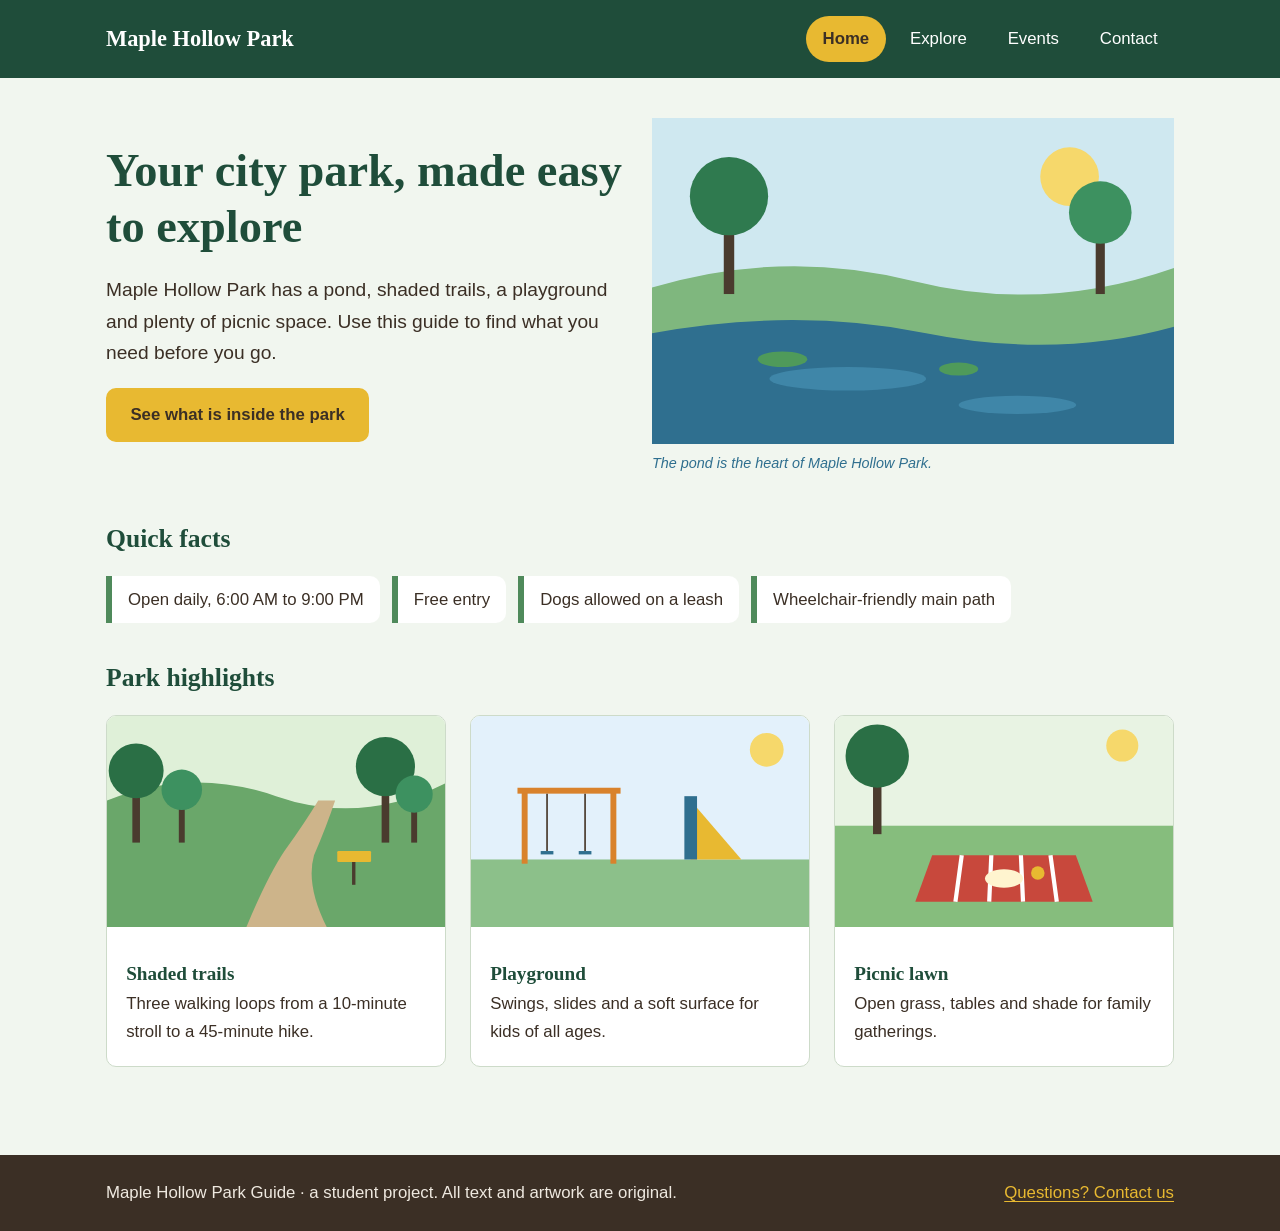
<file: Group02_CityParkGuide/Group01_CityParkGuide/index.html>
<!DOCTYPE html>
<html lang="en">
<head>
  <meta charset="UTF-8">
  <meta name="viewport" content="width=device-width, initial-scale=1.0">
  <meta name="description" content="Maple Hollow Park guide: trails, playground, picnic areas and events.">
  <title>Home | Maple Hollow Park Guide</title>
  <link rel="stylesheet" href="css/style.css">
</head>
<body>
  <header class="site-header">
    <div class="header-inner">
      <a class="brand" href="index.html">Maple Hollow Park</a>
      <nav class="site-nav" aria-label="Main navigation">
        <ul>
          <li><a href="index.html" aria-current="page">Home</a></li>
          <li><a href="explore.html">Explore</a></li>
          <li><a href="events.html">Events</a></li>
          <li><a href="contact.html">Contact</a></li>
        </ul>
      </nav>
    </div>
  </header>

  <main>
    <section class="hero" aria-labelledby="welcome">
      <div class="hero-text">
        <h1 id="welcome">Your city park, made easy to explore</h1>
        <p class="lead">Maple Hollow Park has a pond, shaded trails, a playground and plenty of picnic space. Use this guide to find what you need before you go.</p>
        <p><a class="btn" href="explore.html">See what is inside the park</a></p>
      </div>
      <figure>
        <img src="images/pond.svg" alt="Illustration of a calm blue pond with lily pads, surrounded by green trees under a yellow sun">
        <figcaption>The pond is the heart of Maple Hollow Park.</figcaption>
      </figure>
    </section>

    <section aria-labelledby="quick-facts">
      <h2 id="quick-facts">Quick facts</h2>
      <ul class="facts">
        <li>Open daily, 6:00 AM to 9:00 PM</li>
        <li>Free entry</li>
        <li>Dogs allowed on a leash</li>
        <li>Wheelchair-friendly main path</li>
      </ul>
    </section>

    <section aria-labelledby="highlights">
      <h2 id="highlights">Park highlights</h2>
      <div class="card-grid">
        <article class="card">
          <img src="images/trail.svg" alt="A dirt trail winding between tall green trees toward a yellow trail sign">
          <div class="card-body">
            <h3>Shaded trails</h3>
            <p>Three walking loops from a 10-minute stroll to a 45-minute hike.</p>
          </div>
        </article>
        <article class="card">
          <img src="images/playground.svg" alt="A playground with a swing set and a yellow slide on green grass">
          <div class="card-body">
            <h3>Playground</h3>
            <p>Swings, slides and a soft surface for kids of all ages.</p>
          </div>
        </article>
        <article class="card">
          <img src="images/picnic.svg" alt="A red checkered picnic blanket with food under a large tree">
          <div class="card-body">
            <h3>Picnic lawn</h3>
            <p>Open grass, tables and shade for family gatherings.</p>
          </div>
        </article>
      </div>
    </section>
  </main>

  <footer class="site-footer">
    <div class="footer-inner">
      <p>Maple Hollow Park Guide &middot; a student project. All text and artwork are original.</p>
      <p><a href="contact.html">Questions? Contact us</a></p>
    </div>
  </footer>
</body>
</html>
</file>
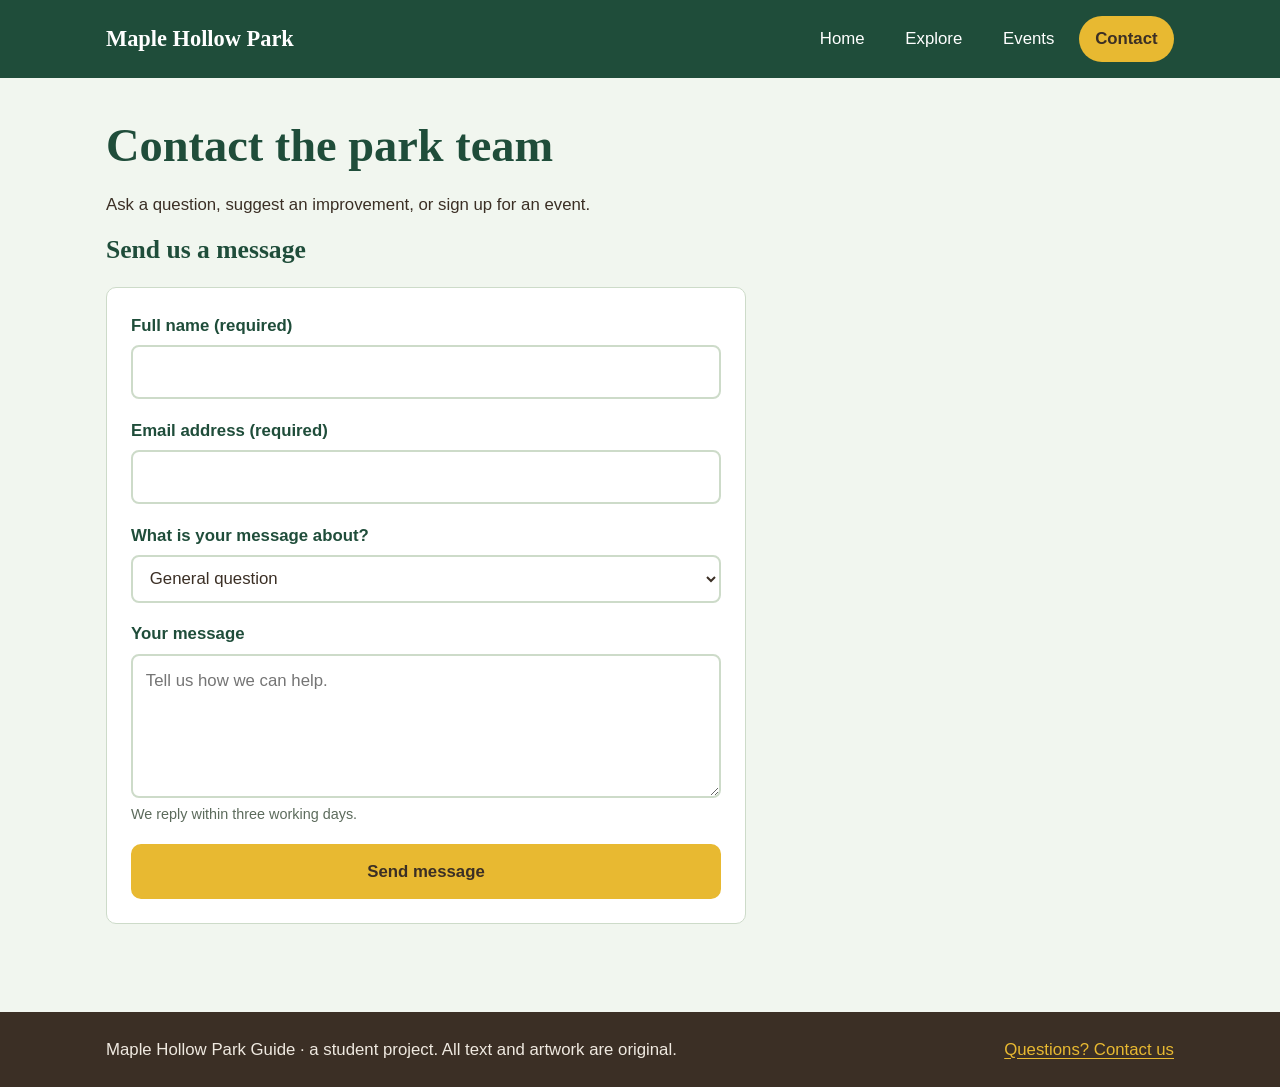
<file: Group02_CityParkGuide/Group01_CityParkGuide/contact.html>
<!DOCTYPE html>
<html lang="en">
<head>
  <meta charset="UTF-8">
  <meta name="viewport" content="width=device-width, initial-scale=1.0">
  <meta name="description" content="Maple Hollow Park guide: trails, playground, picnic areas and events.">
  <title>Contact | Maple Hollow Park Guide</title>
  <link rel="stylesheet" href="css/style.css">
</head>
<body>
  <header class="site-header">
    <div class="header-inner">
      <a class="brand" href="index.html">Maple Hollow Park</a>
      <nav class="site-nav" aria-label="Main navigation">
        <ul>
          <li><a href="index.html">Home</a></li>
          <li><a href="explore.html">Explore</a></li>
          <li><a href="events.html">Events</a></li>
          <li><a href="contact.html" aria-current="page">Contact</a></li>
        </ul>
      </nav>
    </div>
  </header>

  <main>
    <h1>Contact the park team</h1>
    <p class="lead">Ask a question, suggest an improvement, or sign up for an event.</p>

    <section aria-labelledby="form-title">
      <h2 id="form-title">Send us a message</h2>
      <form action="#" method="post">
        <div class="field">
          <label for="name">Full name (required)</label>
          <input type="text" id="name" name="name" autocomplete="name" required>
        </div>

        <div class="field">
          <label for="email">Email address (required)</label>
          <input type="email" id="email" name="email" autocomplete="email" required>
        </div>

        <div class="field">
          <label for="topic">What is your message about?</label>
          <select id="topic" name="topic">
            <option value="question">General question</option>
            <option value="event">Event sign-up</option>
            <option value="suggestion">Suggestion</option>
            <option value="report">Report a problem</option>
          </select>
        </div>

        <div class="field">
          <label for="message">Your message</label>
          <textarea id="message" name="message" placeholder="Tell us how we can help."></textarea>
          <p class="hint">We reply within three working days.</p>
        </div>

        <button type="submit">Send message</button>
      </form>
    </section>
  </main>

  <footer class="site-footer">
    <div class="footer-inner">
      <p>Maple Hollow Park Guide &middot; a student project. All text and artwork are original.</p>
      <p><a href="contact.html">Questions? Contact us</a></p>
    </div>
  </footer>
</body>
</html>
</file>
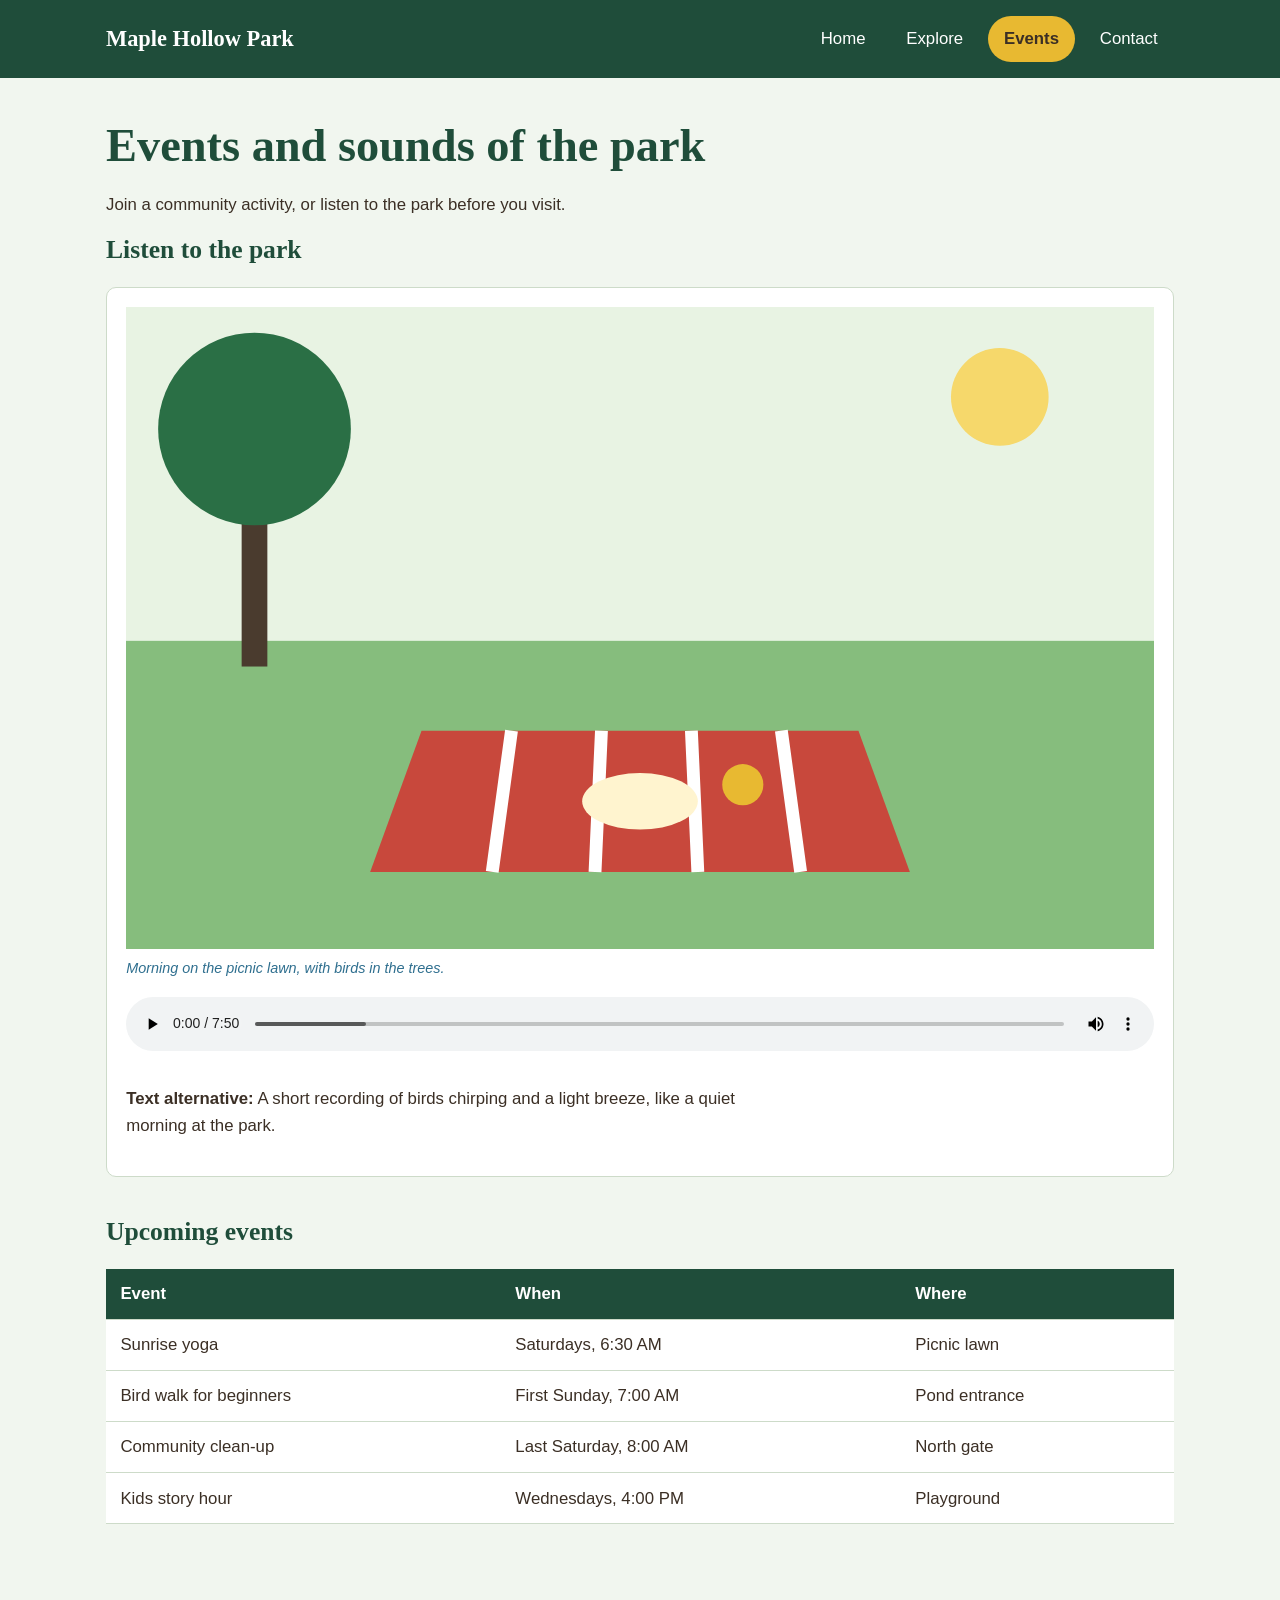
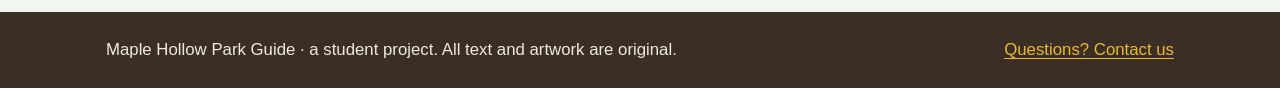
<file: Group02_CityParkGuide/Group01_CityParkGuide/events.html>
<!DOCTYPE html>
<html lang="en">
<head>
  <meta charset="UTF-8">
  <meta name="viewport" content="width=device-width, initial-scale=1.0">
  <meta name="description" content="Maple Hollow Park guide: trails, playground, picnic areas and events.">
  <title>Events | Maple Hollow Park Guide</title>
  <link rel="stylesheet" href="css/style.css">
</head>
<body>
  <header class="site-header">
    <div class="header-inner">
      <a class="brand" href="index.html">Maple Hollow Park</a>
      <nav class="site-nav" aria-label="Main navigation">
        <ul>
          <li><a href="index.html">Home</a></li>
          <li><a href="explore.html">Explore</a></li>
          <li><a href="events.html" aria-current="page">Events</a></li>
          <li><a href="contact.html">Contact</a></li>
        </ul>
      </nav>
    </div>
  </header>

  <main>
    <h1>Events and sounds of the park</h1>
    <p class="lead">Join a community activity, or listen to the park before you visit.</p>

    <section aria-labelledby="listen">
      <h2 id="listen">Listen to the park</h2>
      <div class="audio-box">
        <figure>
          <img src="images/picnic.svg" alt="A picnic blanket with food on a green lawn beneath a tall tree">
          <figcaption>Morning on the picnic lawn, with birds in the trees.</figcaption>
        </figure>
        <audio controls>
          <source src="media/Urban Trails Kitsap Maple Hollow Park.mp3" type="audio/wav">
          Your browser does not support the audio element.
        </audio>
        <p><strong>Text alternative:</strong> A short recording of birds chirping and a light breeze, like a quiet morning at the park.</p>
      </div>
    </section>

    <section aria-labelledby="calendar">
      <h2 id="calendar">Upcoming events</h2>
      <div class="table-wrap">
        <table>
          <thead>
            <tr><th scope="col">Event</th><th scope="col">When</th><th scope="col">Where</th></tr>
          </thead>
          <tbody>
            <tr><td>Sunrise yoga</td><td>Saturdays, 6:30 AM</td><td>Picnic lawn</td></tr>
            <tr><td>Bird walk for beginners</td><td>First Sunday, 7:00 AM</td><td>Pond entrance</td></tr>
            <tr><td>Community clean-up</td><td>Last Saturday, 8:00 AM</td><td>North gate</td></tr>
            <tr><td>Kids story hour</td><td>Wednesdays, 4:00 PM</td><td>Playground</td></tr>
          </tbody>
        </table>
      </div>
    </section>
  </main>

  <footer class="site-footer">
    <div class="footer-inner">
      <p>Maple Hollow Park Guide &middot; a student project. All text and artwork are original.</p>
      <p><a href="contact.html">Questions? Contact us</a></p>
    </div>
  </footer>
</body>
</html>
</file>
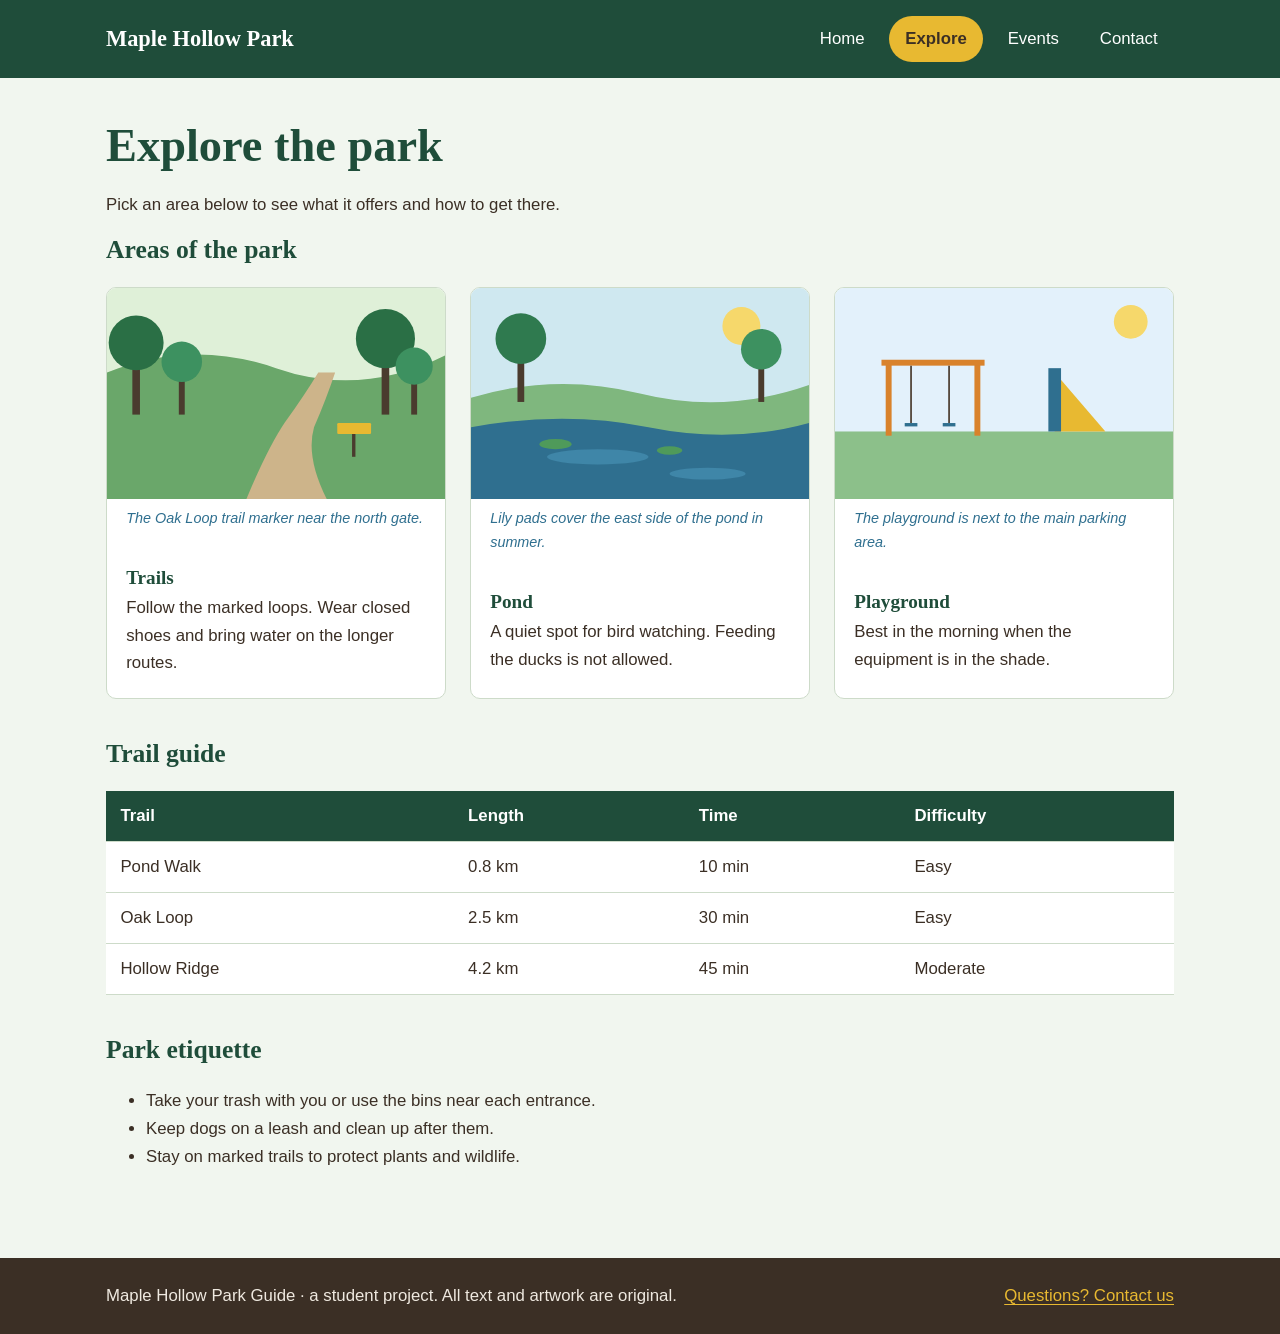
<file: Group02_CityParkGuide/Group01_CityParkGuide/explore.html>
<!DOCTYPE html>
<html lang="en">
<head>
  <meta charset="UTF-8">
  <meta name="viewport" content="width=device-width, initial-scale=1.0">
  <meta name="description" content="Maple Hollow Park guide: trails, playground, picnic areas and events.">
  <title>Explore | Maple Hollow Park Guide</title>
  <link rel="stylesheet" href="css/style.css">
</head>
<body>
  <header class="site-header">
    <div class="header-inner">
      <a class="brand" href="index.html">Maple Hollow Park</a>
      <nav class="site-nav" aria-label="Main navigation">
        <ul>
          <li><a href="index.html">Home</a></li>
          <li><a href="explore.html" aria-current="page">Explore</a></li>
          <li><a href="events.html">Events</a></li>
          <li><a href="contact.html">Contact</a></li>
        </ul>
      </nav>
    </div>
  </header>

  <main>
    <h1>Explore the park</h1>
    <p class="lead">Pick an area below to see what it offers and how to get there.</p>

    <section aria-labelledby="areas">
      <h2 id="areas">Areas of the park</h2>
      <div class="card-grid">
        <article class="card">
          <figure>
            <img src="images/trail.svg" alt="A winding dirt trail through green trees with a yellow trail marker">
            <figcaption>The Oak Loop trail marker near the north gate.</figcaption>
          </figure>
          <div class="card-body">
            <h3>Trails</h3>
            <p>Follow the marked loops. Wear closed shoes and bring water on the longer routes.</p>
          </div>
        </article>
        <article class="card">
          <figure>
            <img src="images/pond.svg" alt="A blue pond with floating lily pads and trees on both sides">
            <figcaption>Lily pads cover the east side of the pond in summer.</figcaption>
          </figure>
          <div class="card-body">
            <h3>Pond</h3>
            <p>A quiet spot for bird watching. Feeding the ducks is not allowed.</p>
          </div>
        </article>
        <article class="card">
          <figure>
            <img src="images/playground.svg" alt="Colorful playground equipment including swings and a slide">
            <figcaption>The playground is next to the main parking area.</figcaption>
          </figure>
          <div class="card-body">
            <h3>Playground</h3>
            <p>Best in the morning when the equipment is in the shade.</p>
          </div>
        </article>
      </div>
    </section>

    <section aria-labelledby="trails">
      <h2 id="trails">Trail guide</h2>
      <div class="table-wrap">
        <table>
          <thead>
            <tr><th scope="col">Trail</th><th scope="col">Length</th><th scope="col">Time</th><th scope="col">Difficulty</th></tr>
          </thead>
          <tbody>
            <tr><td>Pond Walk</td><td>0.8 km</td><td>10 min</td><td>Easy</td></tr>
            <tr><td>Oak Loop</td><td>2.5 km</td><td>30 min</td><td>Easy</td></tr>
            <tr><td>Hollow Ridge</td><td>4.2 km</td><td>45 min</td><td>Moderate</td></tr>
          </tbody>
        </table>
      </div>
    </section>

    <section aria-labelledby="rules">
      <h2 id="rules">Park etiquette</h2>
      <ul>
        <li>Take your trash with you or use the bins near each entrance.</li>
        <li>Keep dogs on a leash and clean up after them.</li>
        <li>Stay on marked trails to protect plants and wildlife.</li>
      </ul>
    </section>
  </main>

  <footer class="site-footer">
    <div class="footer-inner">
      <p>Maple Hollow Park Guide &middot; a student project. All text and artwork are original.</p>
      <p><a href="contact.html">Questions? Contact us</a></p>
    </div>
  </footer>
</body>
</html>
</file>
<file: Group02_CityParkGuide/Group01_CityParkGuide/css/style.css>
/* Maple Hollow Park Guide - hand-written CSS, no frameworks */
:root {
  --spruce: #1f4d3a;
  --moss: #4f8a5b;
  --mint: #f1f6ef;
  --pond: #2f6f8f;
  --ginkgo: #e8b931;
  --bark: #3b2f25;
  --white: #ffffff;
  --line: #cddbc9;

  --font-body: "Segoe UI", "Helvetica Neue", Arial, sans-serif;
  --font-head: Georgia, "Times New Roman", serif;

  --radius: 10px;
  --gap: 1.5rem;
  --max: 1100px;
}

*, *::before, *::after { box-sizing: border-box; }

body {
  margin: 0;
  font-family: var(--font-body);
  font-size: 1.05rem;
  line-height: 1.65;
  color: var(--bark);
  background: var(--mint);
}

img { max-width: 100%; height: auto; display: block; }

h1, h2, h3 { font-family: var(--font-head); color: var(--spruce); line-height: 1.2; }
h1 { font-size: 2.2rem; margin: 0 0 .5rem; }
h2 { font-size: 1.6rem; margin-top: 0; }
h3 { font-size: 1.2rem; margin-bottom: .3rem; }
p { max-width: 68ch; }

a { color: var(--pond); text-underline-offset: 3px; }
a:hover { color: var(--spruce); text-decoration-thickness: 2px; }
a:focus-visible, button:focus-visible, input:focus-visible,
select:focus-visible, textarea:focus-visible {
  outline: 3px solid var(--ginkgo);
  outline-offset: 2px;
}

/* ---------- Header + nav (Flexbox) ---------- */
.site-header { background: var(--spruce); color: var(--white); }
.header-inner {
  max-width: var(--max); margin: 0 auto; padding: 1rem;
  display: flex; flex-direction: column; gap: .75rem;
}
.brand { font-family: var(--font-head); font-size: 1.4rem; font-weight: bold;
  color: var(--white); text-decoration: none; }
.brand:hover { color: var(--ginkgo); }
.site-nav ul { list-style: none; margin: 0; padding: 0;
  display: flex; flex-wrap: wrap; gap: .5rem; }
.site-nav a {
  display: block; padding: .45rem .9rem; border-radius: 999px;
  color: var(--white); text-decoration: none;
  border: 2px solid transparent;
}
.site-nav a:hover { background: rgba(255,255,255,.15); color: var(--white); }
.site-nav a[aria-current="page"] { background: var(--ginkgo); color: var(--bark); font-weight: 600; }

/* ---------- Layout ---------- */
main { max-width: var(--max); margin: 0 auto; padding: 1.5rem 1rem 3rem; }
section { margin-bottom: 2.5rem; }

.hero {
  display: grid; gap: var(--gap); align-items: center;
}
.hero-text .lead { font-size: 1.2rem; }

.btn, button {
  display: inline-block; font: inherit; font-weight: 600;
  background: var(--ginkgo); color: var(--bark);
  border: 2px solid var(--ginkgo); border-radius: var(--radius);
  padding: .7rem 1.4rem; cursor: pointer; text-decoration: none;
  transition: background .15s, color .15s;
}
.btn:hover, button:hover { background: var(--spruce); border-color: var(--spruce); color: var(--white); }

/* Card grid (CSS Grid) */
.card-grid { display: grid; gap: var(--gap); grid-template-columns: 1fr; }
.card {
  background: var(--white); border: 1px solid var(--line);
  border-radius: var(--radius); overflow: hidden;
  display: flex; flex-direction: column;
}
.card figure { margin: 0; }
.card-body { padding: 1rem 1.2rem 1.3rem; }
.card-body p { margin: .3rem 0 0; }

figure { margin: 0; }
figcaption { font-size: .9rem; color: var(--pond); padding: .5rem 0; font-style: italic; }
.card figcaption { padding: .5rem 1.2rem 0; }

/* Facts strip (Flexbox) */
.facts { list-style: none; padding: 0; margin: 0;
  display: flex; flex-wrap: wrap; gap: .75rem; }
.facts li { background: var(--white); border-left: 6px solid var(--moss);
  padding: .6rem 1rem; border-radius: 0 var(--radius) var(--radius) 0; }

/* Tables / schedule */
.table-wrap { overflow-x: auto; }
table { border-collapse: collapse; width: 100%; background: var(--white); }
th, td { text-align: left; padding: .7rem .9rem; border-bottom: 1px solid var(--line); }
th { background: var(--spruce); color: var(--white); }
tbody tr:hover { background: #e6f0e2; }

.audio-box { background: var(--white); border: 1px solid var(--line);
  border-radius: var(--radius); padding: 1.2rem; }
audio { width: 100%; margin: .5rem 0; }

/* ---------- Form ---------- */
form { background: var(--white); border: 1px solid var(--line);
  border-radius: var(--radius); padding: 1.5rem;
  display: flex; flex-direction: column; gap: 1.1rem; max-width: 640px; }
.field { display: flex; flex-direction: column; gap: .35rem; }
label { font-weight: 600; color: var(--spruce); }
input, select, textarea {
  font: inherit; color: var(--bark); width: 100%;
  padding: .7rem .8rem; border: 2px solid var(--line);
  border-radius: 8px; background: var(--white);
}
input:hover, select:hover, textarea:hover { border-color: var(--moss); }
input:focus, select:focus, textarea:focus { border-color: var(--pond); }
textarea { min-height: 9rem; resize: vertical; }
.hint { font-size: .9rem; color: #5c6b5c; margin: 0; }

/* ---------- Footer ---------- */
.site-footer { background: var(--bark); color: #efe9e0; }
.footer-inner { max-width: var(--max); margin: 0 auto; padding: 1.5rem 1rem;
  display: flex; flex-direction: column; gap: .5rem; }
.site-footer a { color: var(--ginkgo); }
.site-footer a:hover { color: var(--white); }
.site-footer p { margin: 0; }

/* ---------- Breakpoint: tablet ---------- */
@media (min-width: 640px) {
  .card-grid { grid-template-columns: repeat(2, 1fr); }
  .header-inner { flex-direction: row; align-items: center; justify-content: space-between; }
  .footer-inner { flex-direction: row; justify-content: space-between; }
}

/* ---------- Breakpoint: desktop ---------- */
@media (min-width: 960px) {
  h1 { font-size: 2.9rem; }
  .hero { grid-template-columns: 1fr 1fr; }
  .card-grid { grid-template-columns: repeat(3, 1fr); }
  main { padding-top: 2.5rem; }
}

@media (prefers-reduced-motion: reduce) {
  * { transition: none !important; }
}
</file>
